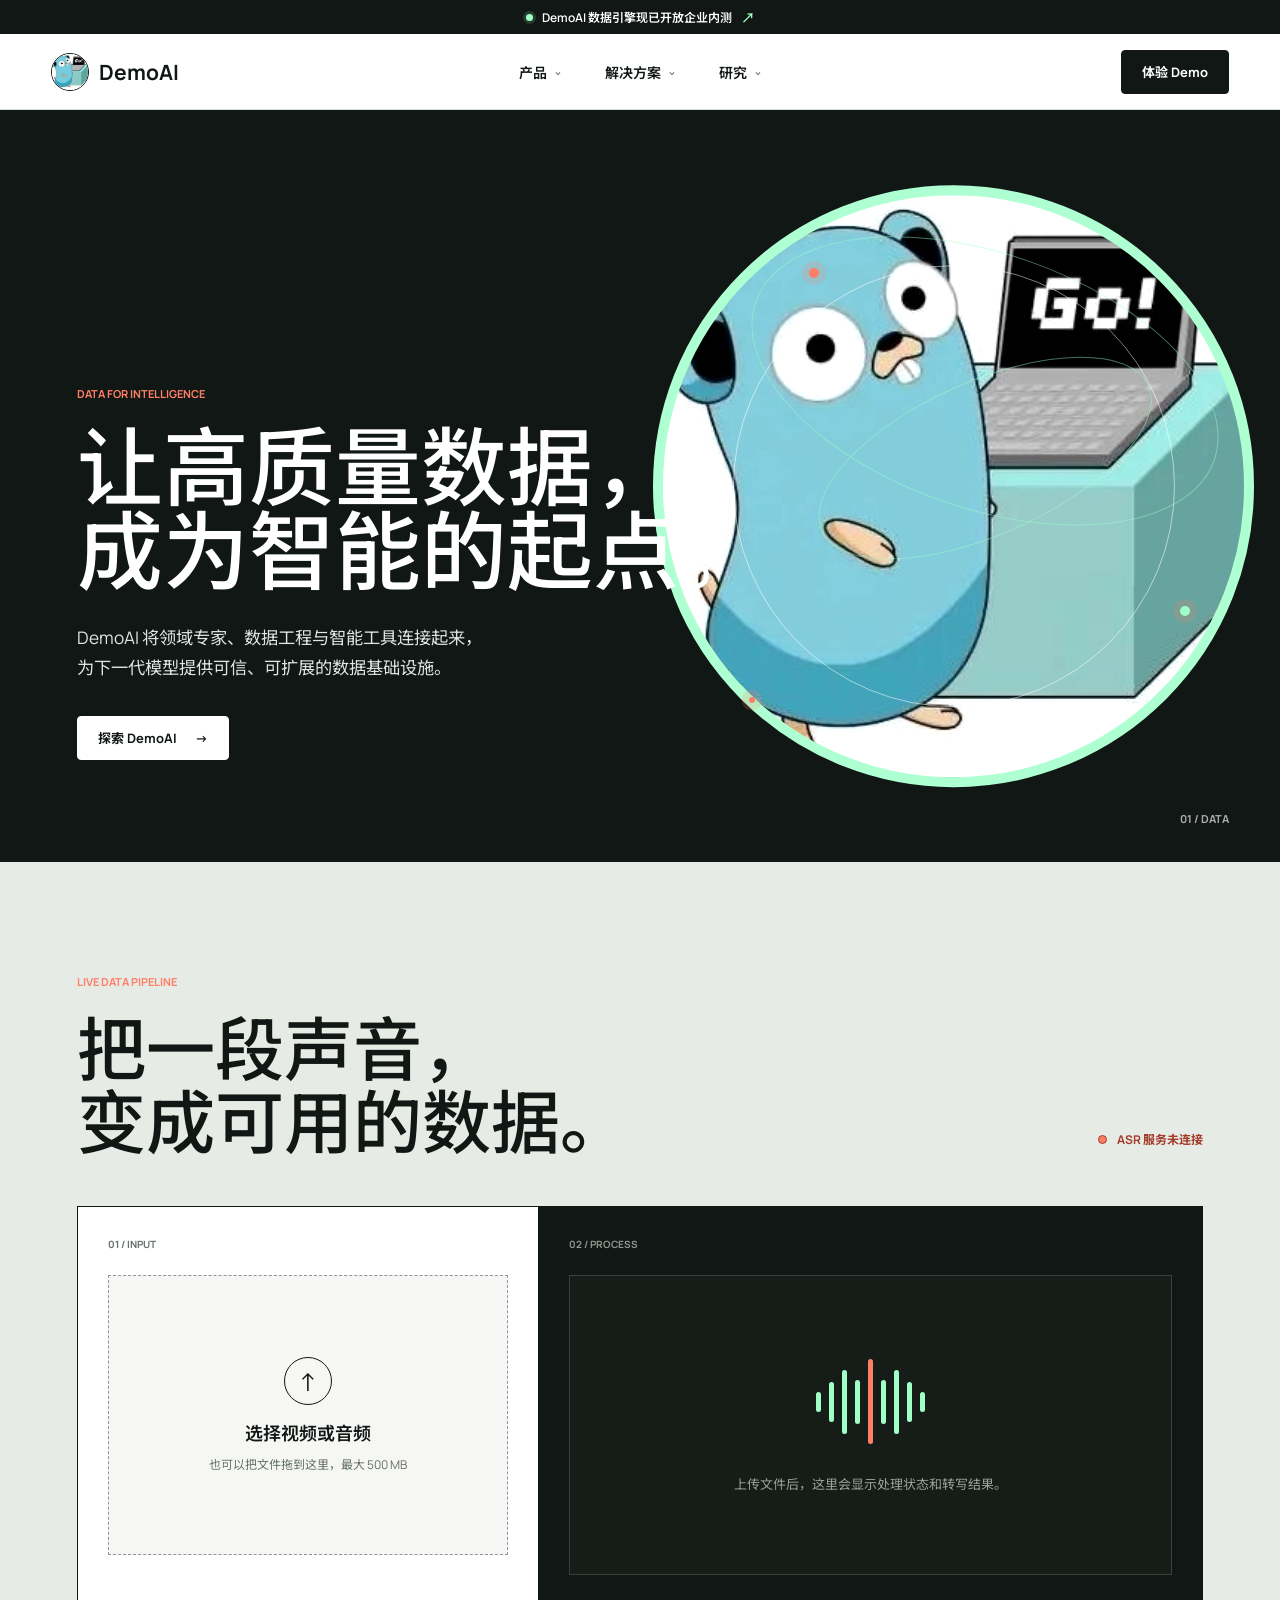
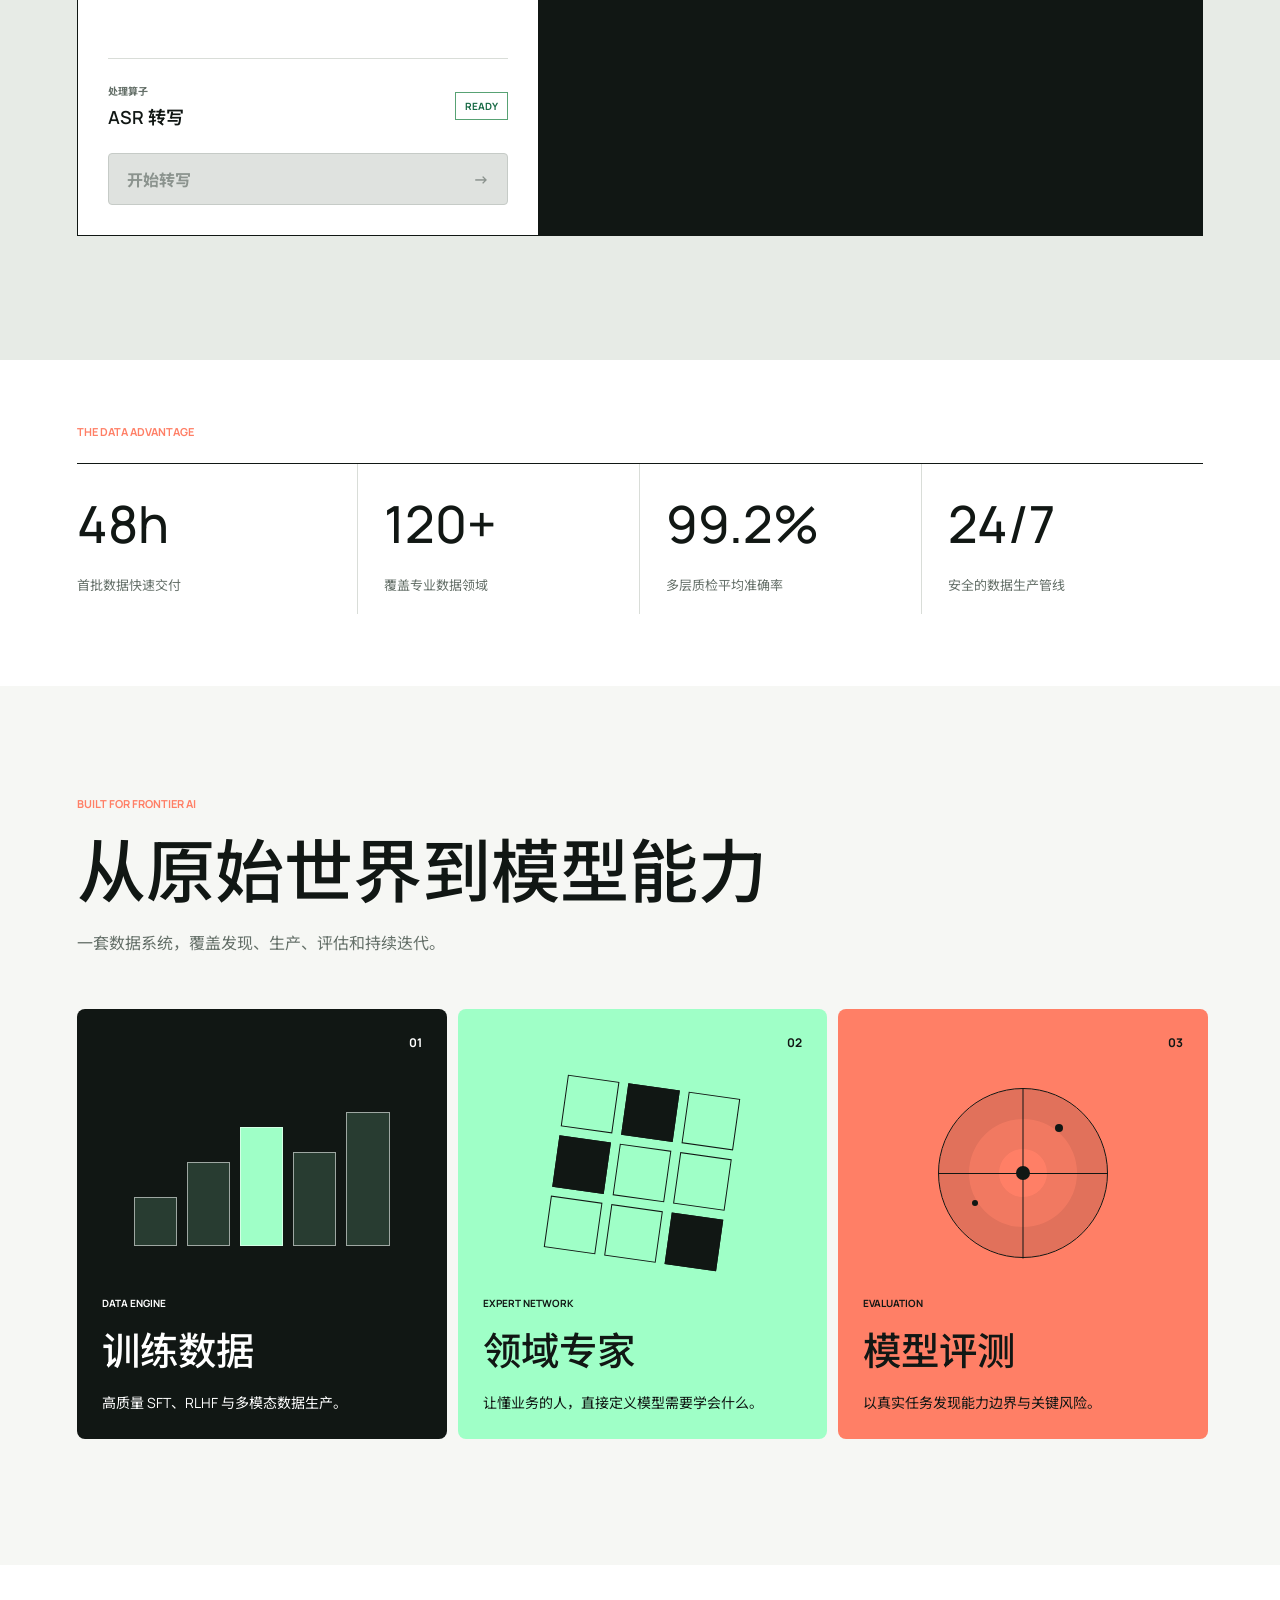
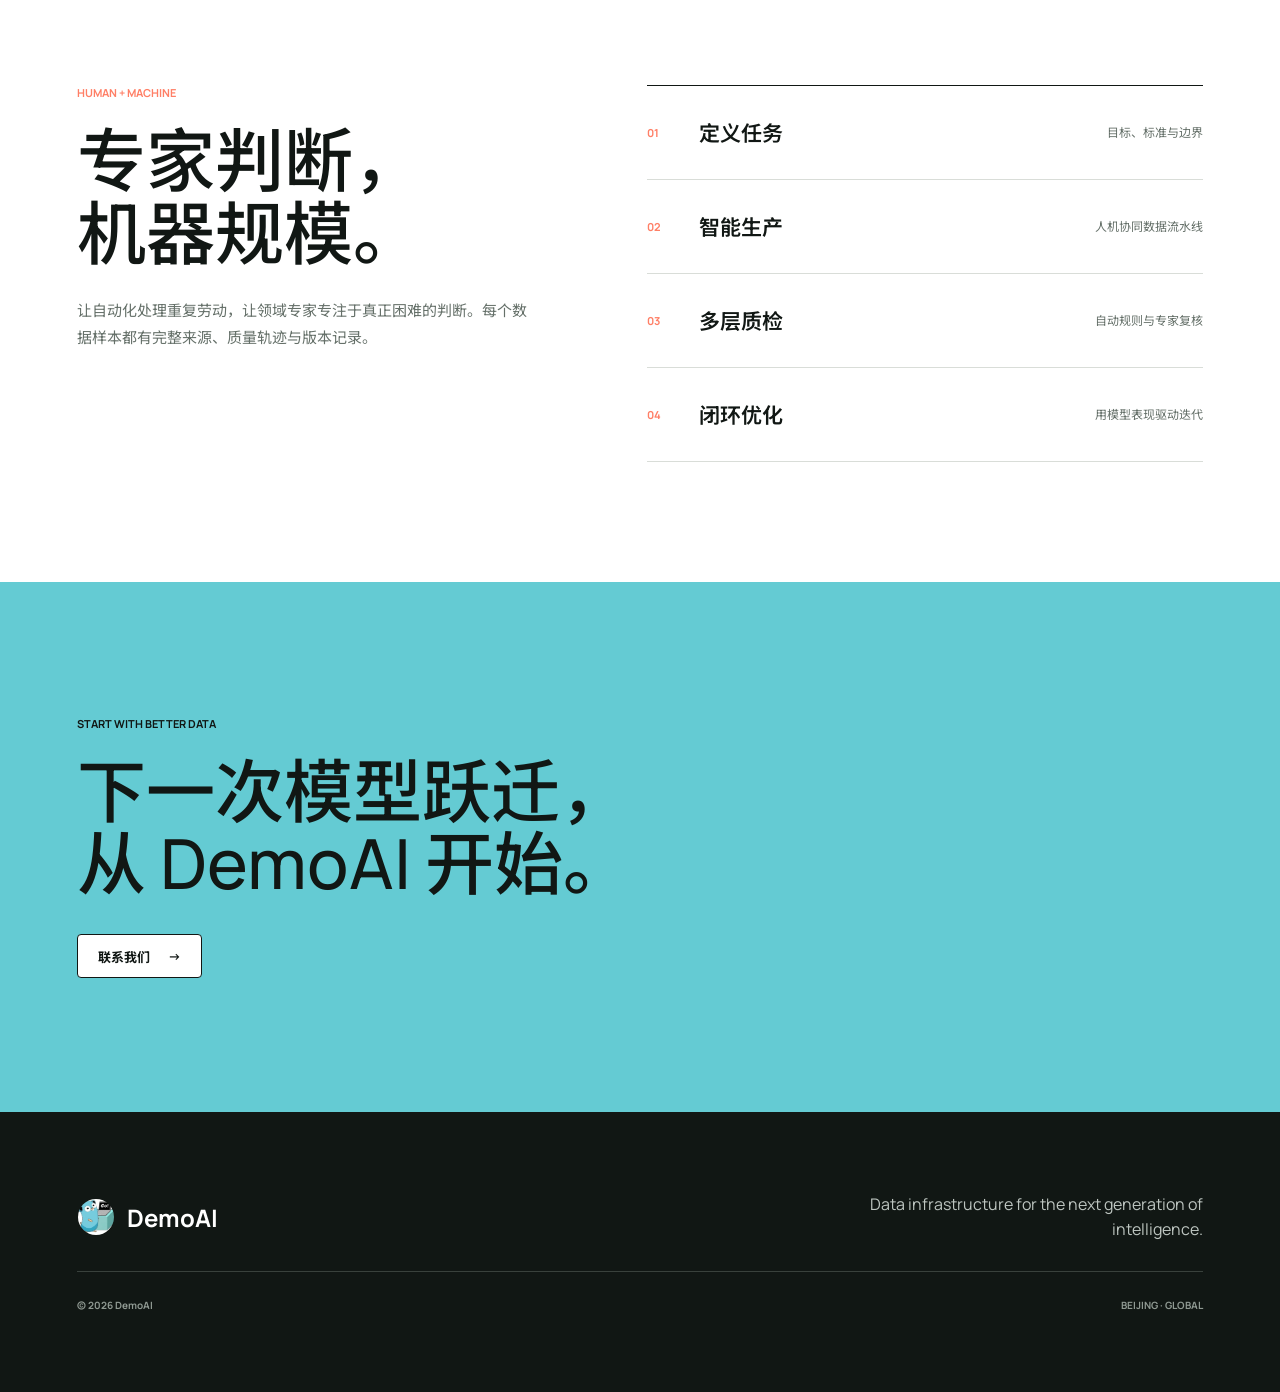
<file: index.html>
<!doctype html>
<html lang="zh-CN">
  <head>
    <meta charset="UTF-8" />
    <meta name="viewport" content="width=device-width, initial-scale=1.0" />
    <meta
      name="description"
      content="DemoAI 为人工智能团队提供高质量、多模态、可追溯的数据服务。"
    />
    <meta name="demoai-api-base" content="http://localhost:8080" />
    <title>DemoAI | Data for intelligence</title>
    <link rel="preconnect" href="https://fonts.googleapis.com" />
    <link rel="preconnect" href="https://fonts.gstatic.com" crossorigin />
    <link
      href="https://fonts.googleapis.com/css2?family=Manrope:wght@400;500;600;700&family=Noto+Sans+SC:wght@400;500;600;700&display=swap"
      rel="stylesheet"
    />
    <link rel="stylesheet" href="styles.css" />
  </head>
  <body>
    <div class="announcement">
      <span class="announcement-dot" aria-hidden="true"></span>
      DemoAI 数据引擎现已开放企业内测
      <span class="announcement-arrow" aria-hidden="true">&#8599;</span>
    </div>

    <header class="site-header" data-header>
      <a class="brand" href="#top" aria-label="DemoAI 首页">
        <img src="assets/demoai-logo.jpeg" alt="DemoAI Logo" />
        <span>DemoAI</span>
      </a>

      <button
        class="menu-toggle"
        type="button"
        aria-label="打开导航菜单"
        aria-expanded="false"
        aria-controls="site-nav"
        data-menu-toggle
      >
        <span></span>
        <span></span>
      </button>

      <nav class="site-nav" id="site-nav" aria-label="主导航" data-nav>
        <div class="nav-group" data-dropdown>
          <button class="nav-trigger" type="button" aria-expanded="false">
            产品 <span aria-hidden="true">&#8964;</span>
          </button>
          <!-- 产品目录由后端 GET /api/v1/catalog/products 提供，这里只负责渲染。 -->
          <div class="dropdown" role="menu" data-product-menu>
            <p class="dropdown-label">PRODUCTS</p>
            <div class="dropdown-list" data-product-list>
              <span class="catalog-loading">正在加载产品...</span>
            </div>
          </div>
        </div>

        <div class="nav-group" data-dropdown>
          <button class="nav-trigger" type="button" aria-expanded="false">
            解决方案 <span aria-hidden="true">&#8964;</span>
          </button>
          <div class="dropdown dropdown-wide" role="menu">
            <p class="dropdown-label">SOLUTIONS</p>
            <button type="button" disabled role="menuitem">
              <strong>大模型训练</strong>
              <span>高质量预训练与后训练数据</span>
            </button>
            <button type="button" disabled role="menuitem">
              <strong>多模态理解</strong>
              <span>图像、视频与空间智能数据</span>
            </button>
            <button type="button" disabled role="menuitem">
              <strong>企业智能</strong>
              <span>私域知识与业务 Agent 数据</span>
            </button>
          </div>
        </div>

        <div class="nav-group" data-dropdown>
          <button class="nav-trigger" type="button" aria-expanded="false">
            研究 <span aria-hidden="true">&#8964;</span>
          </button>
          <div class="dropdown" role="menu">
            <p class="dropdown-label">RESEARCH</p>
            <button type="button" disabled role="menuitem">
              <strong>论文主页</strong>
              <span>即将开放</span>
            </button>
            <button type="button" disabled role="menuitem">
              <strong>技术报告</strong>
              <span>数据工程实践与洞察</span>
            </button>
            <button type="button" disabled role="menuitem">
              <strong>评测基准</strong>
              <span>面向真实场景的开放测评</span>
            </button>
          </div>
        </div>
      </nav>

      <a class="header-cta" href="#playground">体验 Demo</a>
    </header>

    <main id="top">
      <section class="hero" aria-labelledby="hero-title">
        <div class="hero-art" aria-hidden="true">
          <div class="data-orbit orbit-one"></div>
          <div class="data-orbit orbit-two"></div>
          <div class="data-point point-one"></div>
          <div class="data-point point-two"></div>
          <div class="data-point point-three"></div>
        </div>
        <div class="hero-logo" aria-hidden="true"></div>
        <div class="hero-content">
          <p class="eyebrow">DATA FOR INTELLIGENCE</p>
          <h1 id="hero-title">让高质量数据，<br />成为智能的起点。</h1>
          <p class="hero-copy">
            DemoAI 将领域专家、数据工程与智能工具连接起来，<br class="desktop-break" />
            为下一代模型提供可信、可扩展的数据基础设施。
          </p>
          <a class="primary-cta" href="#playground">
            探索 DemoAI <span aria-hidden="true">&#8594;</span>
          </a>
        </div>
        <div class="hero-index" aria-hidden="true">01 / DATA</div>
      </section>

      <section class="playground" id="playground" aria-labelledby="playground-title">
        <div class="playground-heading">
          <div>
            <p class="section-kicker">LIVE DATA PIPELINE</p>
            <h2 id="playground-title">把一段声音，<br />变成可用的数据。</h2>
          </div>
          <div class="service-state" data-service-state>
            <span aria-hidden="true"></span>
            <strong>正在连接 ASR 服务</strong>
          </div>
        </div>

        <div class="playground-shell">
          <form class="asr-input" data-asr-form>
            <div class="panel-index">01 / INPUT</div>
            <label class="upload-zone" data-upload-zone>
              <input
                type="file"
                name="file"
                accept="video/*,audio/*,.mkv,.flac"
                data-file-input
                required
              />
              <span class="upload-symbol" aria-hidden="true">&#8593;</span>
              <strong>选择视频或音频</strong>
              <small>也可以把文件拖到这里，最大 500 MB</small>
            </label>

            <div class="selected-file" data-selected-file hidden>
              <div>
                <span>已选择</span>
                <strong data-file-name></strong>
              </div>
              <button type="button" data-clear-file aria-label="移除文件">&times;</button>
            </div>

            <div class="operator-line">
              <div>
                <span>处理算子</span>
                <strong>ASR 转写</strong>
              </div>
              <span class="operator-status">READY</span>
            </div>

            <button class="run-button" type="submit" data-run-button disabled>
              开始转写 <span aria-hidden="true">&#8594;</span>
            </button>
            <p class="form-error" data-form-error role="alert" hidden></p>
          </form>

          <div class="asr-output" aria-live="polite">
            <div class="panel-index">02 / PROCESS</div>
            <div class="media-preview" data-media-preview>
              <div class="waveform" aria-hidden="true">
                <i></i><i></i><i></i><i></i><i></i><i></i><i></i><i></i><i></i>
              </div>
              <p>上传文件后，这里会显示处理状态和转写结果。</p>
            </div>

            <div class="job-progress" data-job-progress hidden>
              <div class="progress-heading">
                <div>
                  <span data-job-stage>准备任务</span>
                  <strong data-job-progress-value>0%</strong>
                </div>
                <small data-job-id></small>
              </div>
              <div class="progress-track" aria-hidden="true">
                <i data-progress-bar></i>
              </div>
              <ol class="progress-steps">
                <li data-step="upload">上传文件</li>
                <li data-step="queued">进入队列</li>
                <li data-step="transcribing">ASR 转写</li>
                <li data-step="completed">生成结果</li>
              </ol>
            </div>

            <div class="transcript-result" data-transcript-result hidden>
              <div class="result-meta">
                <div><span>语言</span><strong data-result-language>--</strong></div>
                <div><span>时长</span><strong data-result-duration>--</strong></div>
                <div><span>片段</span><strong data-result-segments>--</strong></div>
              </div>
              <div class="transcript-copy">
                <span>TRANSCRIPT</span>
                <p data-result-text></p>
              </div>
              <a class="download-result" href="#" data-download-result download>
                下载完整 JSON <span aria-hidden="true">&#8595;</span>
              </a>
            </div>
          </div>
        </div>
      </section>

      <section class="metrics" aria-label="DemoAI 数据能力">
        <p class="section-kicker">THE DATA ADVANTAGE</p>
        <div class="metric-grid">
          <article>
            <strong>48h</strong>
            <span>首批数据快速交付</span>
          </article>
          <article>
            <strong>120+</strong>
            <span>覆盖专业数据领域</span>
          </article>
          <article>
            <strong>99.2%</strong>
            <span>多层质检平均准确率</span>
          </article>
          <article>
            <strong>24/7</strong>
            <span>安全的数据生产管线</span>
          </article>
        </div>
      </section>

      <section class="capabilities" aria-labelledby="capabilities-title">
        <div class="section-heading">
          <p class="section-kicker">BUILT FOR FRONTIER AI</p>
          <h2 id="capabilities-title">从原始世界到模型能力</h2>
          <p>一套数据系统，覆盖发现、生产、评估和持续迭代。</p>
        </div>
        <div class="capability-grid">
          <article class="capability-card card-dark">
            <div class="card-number">01</div>
            <div class="signal-bars" aria-hidden="true">
              <i></i><i></i><i></i><i></i><i></i>
            </div>
            <div>
              <p>DATA ENGINE</p>
              <h3>训练数据</h3>
              <span>高质量 SFT、RLHF 与多模态数据生产。</span>
            </div>
          </article>
          <article class="capability-card card-mint">
            <div class="card-number">02</div>
            <div class="matrix" aria-hidden="true">
              <i></i><i></i><i></i><i></i><i></i><i></i><i></i><i></i><i></i>
            </div>
            <div>
              <p>EXPERT NETWORK</p>
              <h3>领域专家</h3>
              <span>让懂业务的人，直接定义模型需要学会什么。</span>
            </div>
          </article>
          <article class="capability-card card-coral">
            <div class="card-number">03</div>
            <div class="radar" aria-hidden="true"><i></i></div>
            <div>
              <p>EVALUATION</p>
              <h3>模型评测</h3>
              <span>以真实任务发现能力边界与关键风险。</span>
            </div>
          </article>
        </div>
      </section>

      <section class="workflow" aria-labelledby="workflow-title">
        <div class="workflow-copy">
          <p class="section-kicker">HUMAN + MACHINE</p>
          <h2 id="workflow-title">专家判断，<br />机器规模。</h2>
          <p>
            让自动化处理重复劳动，让领域专家专注于真正困难的判断。每个数据样本都有完整来源、质量轨迹与版本记录。
          </p>
        </div>
        <ol class="workflow-list">
          <li><span>01</span><strong>定义任务</strong><small>目标、标准与边界</small></li>
          <li><span>02</span><strong>智能生产</strong><small>人机协同数据流水线</small></li>
          <li><span>03</span><strong>多层质检</strong><small>自动规则与专家复核</small></li>
          <li><span>04</span><strong>闭环优化</strong><small>用模型表现驱动迭代</small></li>
        </ol>
      </section>

      <section class="cta-band">
        <p class="section-kicker">START WITH BETTER DATA</p>
        <h2>下一次模型跃迁，<br />从 DemoAI 开始。</h2>
        <button class="primary-cta light" type="button">
          联系我们 <span aria-hidden="true">&#8594;</span>
        </button>
      </section>
    </main>

    <footer class="site-footer">
      <div class="footer-brand">
        <img src="assets/demoai-logo.jpeg" alt="" />
        <strong>DemoAI</strong>
      </div>
      <p>Data infrastructure for the next generation of intelligence.</p>
      <div class="footer-meta">
        <span>&copy; 2026 DemoAI</span>
        <span>BEIJING &middot; GLOBAL</span>
      </div>
    </footer>

    <script src="script.js"></script>
  </body>
</html>
</file>
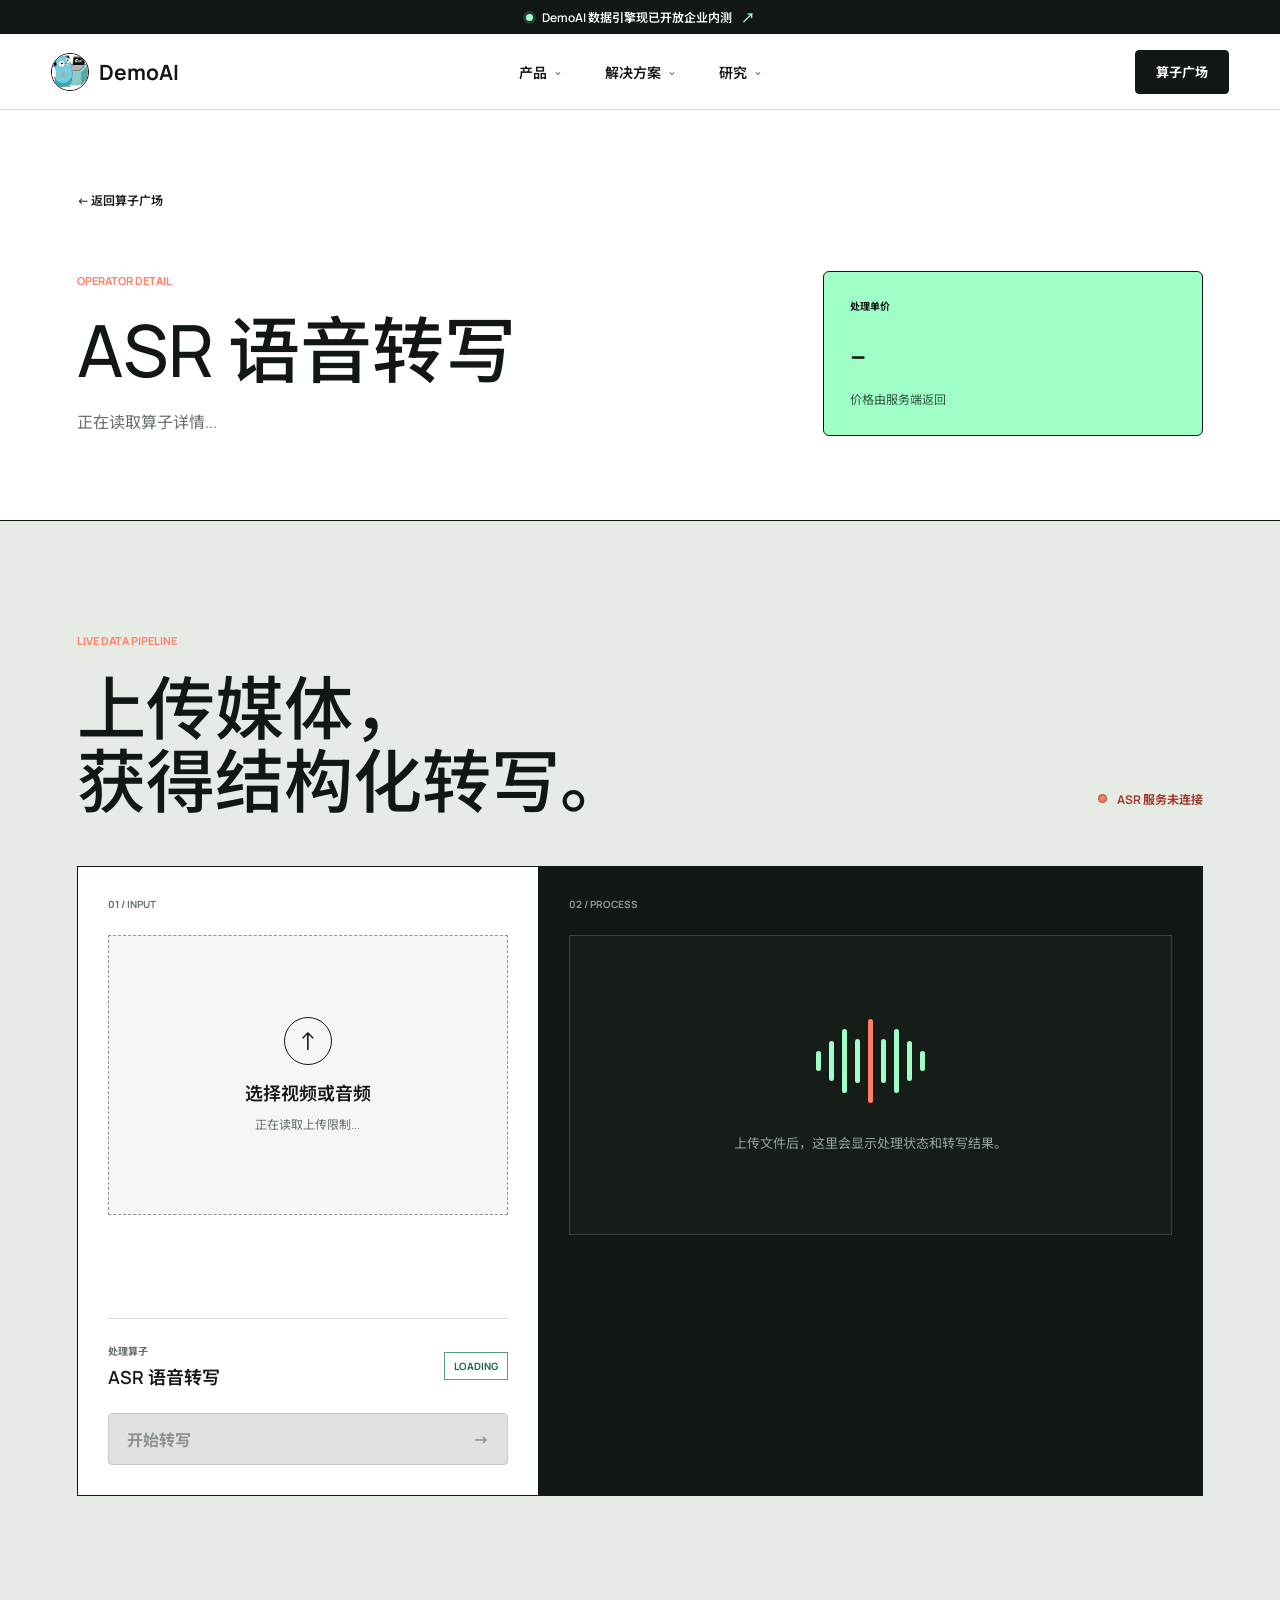
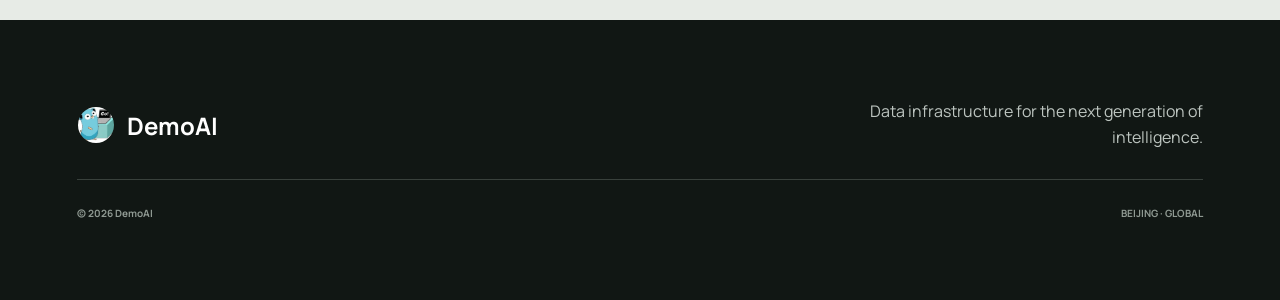
<file: asr.html>
<!doctype html>
<html lang="zh-CN">
  <head>
    <meta charset="UTF-8" />
    <meta name="viewport" content="width=device-width, initial-scale=1.0" />
    <meta name="description" content="DemoAI ASR 算子，将视频或音频转写为结构化文本。" />
    <meta name="demoai-api-base" content="http://localhost:8080" />
    <title>ASR 语音转写 | DemoAI</title>
    <link rel="preconnect" href="https://fonts.googleapis.com" />
    <link rel="preconnect" href="https://fonts.gstatic.com" crossorigin />
    <link
      href="https://fonts.googleapis.com/css2?family=Manrope:wght@400;500;600;700&family=Noto+Sans+SC:wght@400;500;600;700&display=swap"
      rel="stylesheet"
    />
    <link rel="stylesheet" href="styles.css" />
  </head>
  <body>
    <div class="announcement">
      <span class="announcement-dot" aria-hidden="true"></span>
      DemoAI 数据引擎现已开放企业内测
      <span class="announcement-arrow" aria-hidden="true">&#8599;</span>
    </div>

    <header class="site-header" data-header>
      <a class="brand" href="index.html" aria-label="DemoAI 首页">
        <img src="assets/demoai-logo.jpeg" alt="DemoAI Logo" />
        <span>DemoAI</span>
      </a>
      <button
        class="menu-toggle"
        type="button"
        aria-label="打开导航菜单"
        aria-expanded="false"
        aria-controls="site-nav"
        data-menu-toggle
      ><span></span><span></span></button>
      <nav class="site-nav" id="site-nav" aria-label="主导航" data-nav>
        <div class="nav-group" data-dropdown>
          <button class="nav-trigger" type="button" aria-expanded="false">
            产品 <span aria-hidden="true">&#8964;</span>
          </button>
          <div class="dropdown" role="menu" data-product-menu>
            <p class="dropdown-label">PRODUCTS</p>
            <div class="dropdown-list" data-product-list>
              <span class="catalog-loading">正在加载产品...</span>
            </div>
          </div>
        </div>
        <div class="nav-group" data-dropdown>
          <button class="nav-trigger" type="button" aria-expanded="false">
            解决方案 <span aria-hidden="true">&#8964;</span>
          </button>
          <div class="dropdown dropdown-wide" role="menu">
            <p class="dropdown-label">SOLUTIONS</p>
            <button type="button" disabled role="menuitem"><strong>大模型训练</strong><span>高质量预训练与后训练数据</span></button>
            <button type="button" disabled role="menuitem"><strong>多模态理解</strong><span>图像、视频与空间智能数据</span></button>
            <button type="button" disabled role="menuitem"><strong>企业智能</strong><span>私域知识与业务 Agent 数据</span></button>
          </div>
        </div>
        <div class="nav-group" data-dropdown>
          <button class="nav-trigger" type="button" aria-expanded="false">
            研究 <span aria-hidden="true">&#8964;</span>
          </button>
          <div class="dropdown" role="menu">
            <p class="dropdown-label">RESEARCH</p>
            <button type="button" disabled role="menuitem"><strong>论文主页</strong><span>即将开放</span></button>
            <button type="button" disabled role="menuitem"><strong>技术报告</strong><span>数据工程实践与洞察</span></button>
            <button type="button" disabled role="menuitem"><strong>评测基准</strong><span>面向真实场景的开放测评</span></button>
          </div>
        </div>
      </nav>
      <a class="header-cta" href="operators.html">算子广场</a>
    </header>

    <main>
      <section class="operator-overview" aria-labelledby="operator-title">
        <div class="operator-overview-copy">
          <a class="back-link" href="operators.html">&#8592; 返回算子广场</a>
          <p class="section-kicker" data-operator-category>OPERATOR DETAIL</p>
          <h1 id="operator-title" data-operator-name>ASR 语音转写</h1>
          <p data-operator-description>正在读取算子详情...</p>
        </div>
        <aside class="pricing-panel" aria-label="算子价格">
          <span>处理单价</span>
          <strong data-pricing-display>--</strong>
          <p data-pricing-note>价格由服务端返回</p>
        </aside>
      </section>

      <section class="playground operator-playground" id="playground" aria-labelledby="playground-title">
        <div class="playground-heading">
          <div>
            <p class="section-kicker">LIVE DATA PIPELINE</p>
            <h2 id="playground-title">上传媒体，<br />获得结构化转写。</h2>
          </div>
          <div class="service-state" data-service-state>
            <span aria-hidden="true"></span><strong>正在连接 ASR 服务</strong>
          </div>
        </div>

        <div class="playground-shell">
          <form class="asr-input" data-asr-form data-operator-id="asr">
            <div class="panel-index">01 / INPUT</div>
            <label class="upload-zone" data-upload-zone>
              <input type="file" name="file" data-file-input required />
              <span class="upload-symbol" aria-hidden="true">&#8593;</span>
              <strong>选择视频或音频</strong>
              <small data-upload-limit>正在读取上传限制...</small>
            </label>
            <div class="selected-file" data-selected-file hidden>
              <div><span>已选择</span><strong data-file-name></strong></div>
              <button type="button" data-clear-file aria-label="移除文件">&times;</button>
            </div>
            <div class="operator-line">
              <div><span>处理算子</span><strong data-form-operator-name>ASR 语音转写</strong></div>
              <span class="operator-status" data-operator-status>LOADING</span>
            </div>
            <button class="run-button" type="submit" data-run-button disabled>
              开始转写 <span aria-hidden="true">&#8594;</span>
            </button>
            <p class="form-error" data-form-error role="alert" hidden></p>
          </form>

          <div class="asr-output" aria-live="polite">
            <div class="panel-index">02 / PROCESS</div>
            <div class="media-preview" data-media-preview>
              <div class="waveform" aria-hidden="true"><i></i><i></i><i></i><i></i><i></i><i></i><i></i><i></i><i></i></div>
              <p>上传文件后，这里会显示处理状态和转写结果。</p>
            </div>
            <div class="job-progress" data-job-progress hidden>
              <div class="progress-heading">
                <div><span data-job-stage>准备任务</span><strong data-job-progress-value>0%</strong></div>
                <small data-job-id></small>
              </div>
              <div class="progress-track" aria-hidden="true"><i data-progress-bar></i></div>
              <ol class="progress-steps">
                <li data-step="upload">上传文件</li><li data-step="queued">进入队列</li>
                <li data-step="transcribing">ASR 转写</li><li data-step="completed">生成结果</li>
              </ol>
            </div>
            <div class="transcript-result" data-transcript-result hidden>
              <div class="result-meta">
                <div><span>语言</span><strong data-result-language>--</strong></div>
                <div><span>时长</span><strong data-result-duration>--</strong></div>
                <div><span>片段</span><strong data-result-segments>--</strong></div>
              </div>
              <div class="transcript-copy"><span>TRANSCRIPT</span><p data-result-text></p></div>
              <a class="download-result" href="#" data-download-result download>下载完整 JSON <span aria-hidden="true">&#8595;</span></a>
            </div>
          </div>
        </div>
      </section>
    </main>

    <footer class="site-footer">
      <div class="footer-brand"><img src="assets/demoai-logo.jpeg" alt="" /><strong>DemoAI</strong></div>
      <p>Data infrastructure for the next generation of intelligence.</p>
      <div class="footer-meta"><span>&copy; 2026 DemoAI</span><span>BEIJING &middot; GLOBAL</span></div>
    </footer>
    <script src="script.js"></script>
  </body>
</html>
</file>
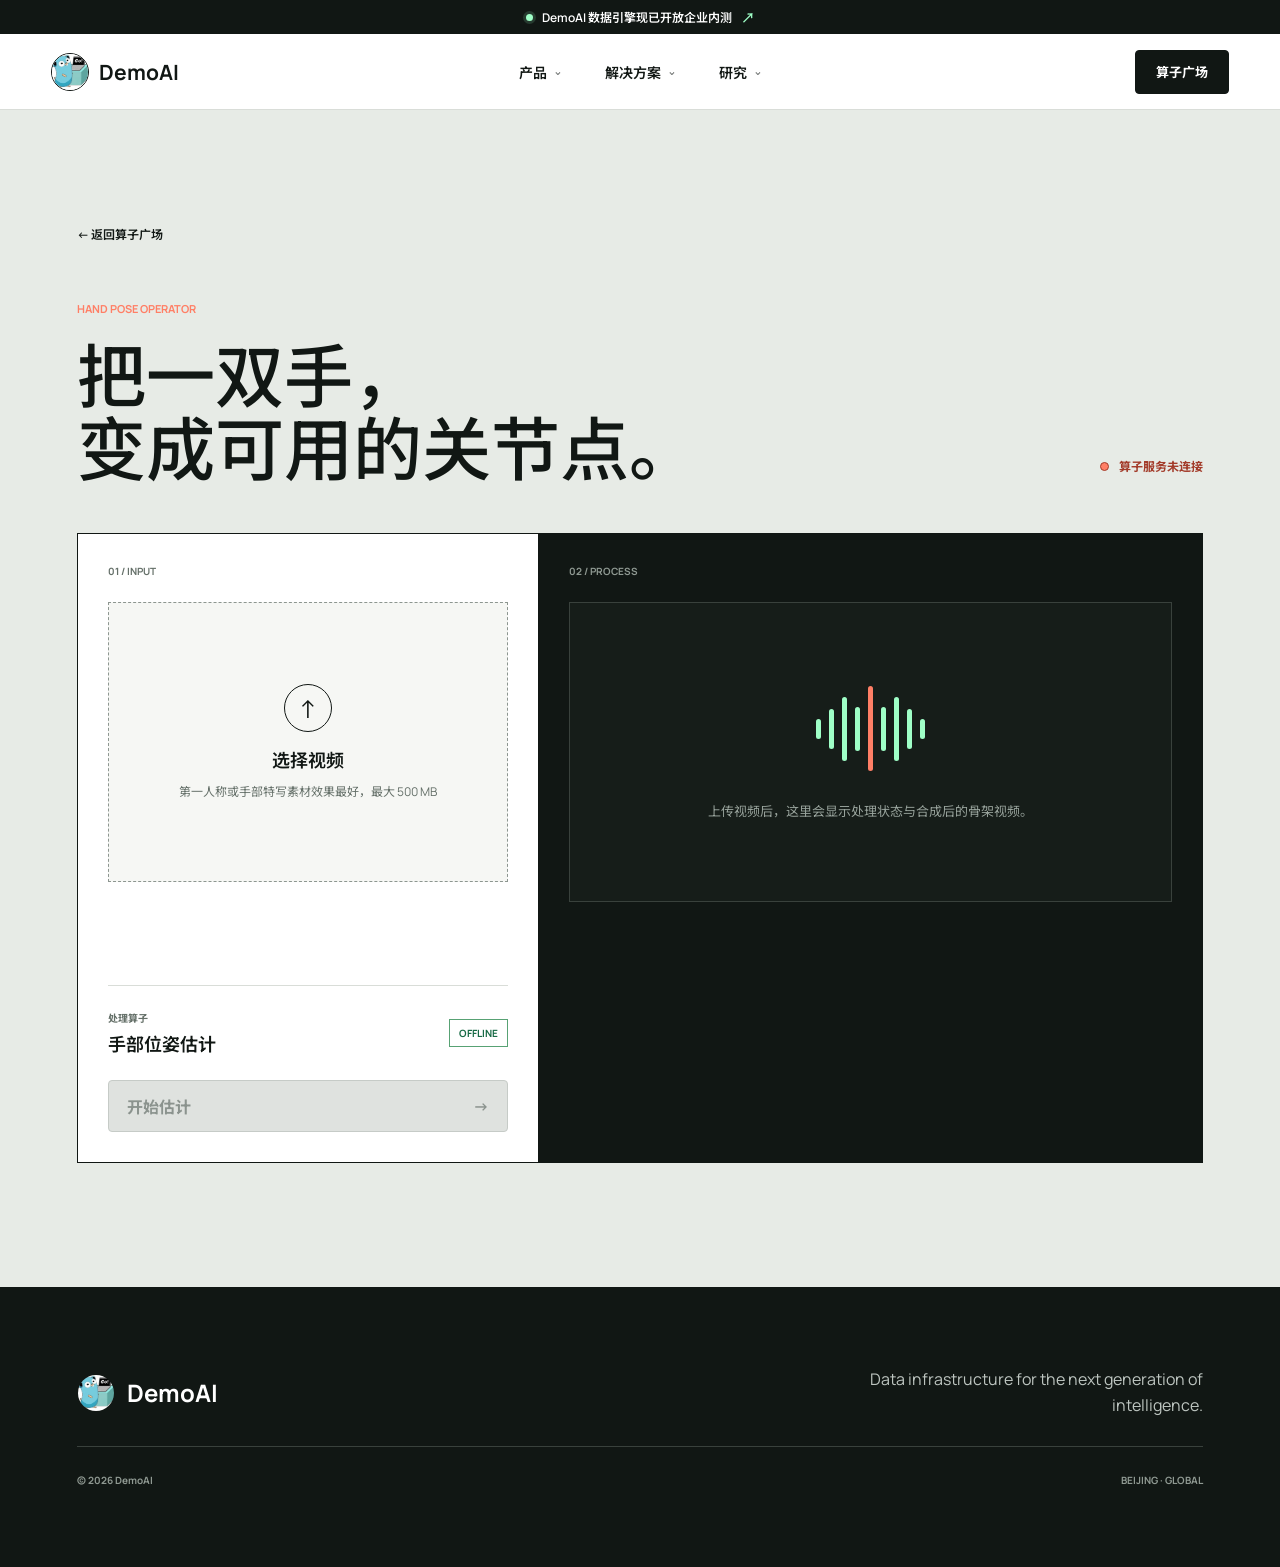
<file: handpose.html>
<!doctype html>
<html lang="zh-CN">
  <head>
    <meta charset="UTF-8" />
    <meta name="viewport" content="width=device-width, initial-scale=1.0" />
    <meta
      name="description"
      content="DemoAI 手部位姿估计算子，跟踪视频中的双手并合成 21 关节骨架视频。"
    />
    <meta name="demoai-api-base" content="http://localhost:8080" />
    <title>手部位姿估计 | DemoAI</title>
    <link rel="preconnect" href="https://fonts.googleapis.com" />
    <link rel="preconnect" href="https://fonts.gstatic.com" crossorigin />
    <link
      href="https://fonts.googleapis.com/css2?family=Manrope:wght@400;500;600;700&family=Noto+Sans+SC:wght@400;500;600;700&display=swap"
      rel="stylesheet"
    />
    <link rel="stylesheet" href="styles.css" />
  </head>
  <body>
    <div class="announcement">
      <span class="announcement-dot" aria-hidden="true"></span>
      DemoAI 数据引擎现已开放企业内测
      <span class="announcement-arrow" aria-hidden="true">&#8599;</span>
    </div>

    <header class="site-header" data-header>
      <a class="brand" href="index.html" aria-label="DemoAI 首页">
        <img src="assets/demoai-logo.jpeg" alt="DemoAI Logo" />
        <span>DemoAI</span>
      </a>

      <button
        class="menu-toggle"
        type="button"
        aria-label="打开导航菜单"
        aria-expanded="false"
        aria-controls="site-nav"
        data-menu-toggle
      >
        <span></span>
        <span></span>
      </button>

      <nav class="site-nav" id="site-nav" aria-label="主导航" data-nav>
        <div class="nav-group" data-dropdown>
          <button class="nav-trigger" type="button" aria-expanded="false">
            产品 <span aria-hidden="true">&#8964;</span>
          </button>
          <!-- 与首页一致：产品目录由后端返回，前端只渲染。 -->
          <div class="dropdown" role="menu" data-product-menu>
            <p class="dropdown-label">PRODUCTS</p>
            <div class="dropdown-list" data-product-list>
              <span class="catalog-loading">正在加载产品...</span>
            </div>
          </div>
        </div>

        <div class="nav-group" data-dropdown>
          <button class="nav-trigger" type="button" aria-expanded="false">
            解决方案 <span aria-hidden="true">&#8964;</span>
          </button>
          <div class="dropdown dropdown-wide" role="menu">
            <p class="dropdown-label">SOLUTIONS</p>
            <button type="button" disabled role="menuitem">
              <strong>大模型训练</strong>
              <span>高质量预训练与后训练数据</span>
            </button>
            <button type="button" disabled role="menuitem">
              <strong>多模态理解</strong>
              <span>图像、视频与空间智能数据</span>
            </button>
            <button type="button" disabled role="menuitem">
              <strong>企业智能</strong>
              <span>私域知识与业务 Agent 数据</span>
            </button>
          </div>
        </div>

        <div class="nav-group" data-dropdown>
          <button class="nav-trigger" type="button" aria-expanded="false">
            研究 <span aria-hidden="true">&#8964;</span>
          </button>
          <div class="dropdown" role="menu">
            <p class="dropdown-label">RESEARCH</p>
            <button type="button" disabled role="menuitem">
              <strong>论文主页</strong>
              <span>即将开放</span>
            </button>
            <button type="button" disabled role="menuitem">
              <strong>技术报告</strong>
              <span>数据工程实践与洞察</span>
            </button>
            <button type="button" disabled role="menuitem">
              <strong>评测基准</strong>
              <span>面向真实场景的开放测评</span>
            </button>
          </div>
        </div>
      </nav>

      <a class="header-cta" href="operators.html">算子广场</a>
    </header>

    <main class="catalog-main">
      <section class="playground" aria-labelledby="handpose-title">
        <div class="playground-heading">
          <div>
            <a class="back-link" href="operators.html">&#8592; 返回算子广场</a>
            <p class="section-kicker">HAND POSE OPERATOR</p>
            <h2 id="handpose-title">把一双手，<br />变成可用的关节点。</h2>
          </div>
          <div class="service-state" data-service-state>
            <span aria-hidden="true"></span>
            <strong>正在连接算子服务</strong>
          </div>
        </div>

        <div class="playground-shell">
          <form class="asr-input" data-handpose-form>
            <div class="panel-index">01 / INPUT</div>
            <label class="upload-zone" data-upload-zone>
              <input
                type="file"
                name="file"
                accept="video/*,.mkv,.mov,.mp4,.webm"
                data-file-input
                required
              />
              <span class="upload-symbol" aria-hidden="true">&#8593;</span>
              <strong>选择视频</strong>
              <small>第一人称或手部特写素材效果最好，最大 500 MB</small>
            </label>

            <div class="selected-file" data-selected-file hidden>
              <div>
                <span>已选择</span>
                <strong data-file-name></strong>
              </div>
              <button type="button" data-clear-file aria-label="移除文件">&times;</button>
            </div>

            <div class="operator-line">
              <div>
                <span>处理算子</span>
                <strong>手部位姿估计</strong>
              </div>
              <span class="operator-status" data-operator-status>READY</span>
            </div>

            <button class="run-button" type="submit" data-run-button disabled>
              开始估计 <span aria-hidden="true">&#8594;</span>
            </button>
            <p class="form-error" data-form-error role="alert" hidden></p>
          </form>

          <div class="asr-output" aria-live="polite">
            <div class="panel-index">02 / PROCESS</div>
            <div class="media-preview" data-media-preview>
              <div class="waveform" aria-hidden="true">
                <i></i><i></i><i></i><i></i><i></i><i></i><i></i><i></i><i></i>
              </div>
              <p>上传视频后，这里会显示处理状态与合成后的骨架视频。</p>
            </div>

            <div class="job-progress" data-job-progress hidden>
              <div class="progress-heading">
                <div>
                  <span data-job-stage>准备任务</span>
                  <strong data-job-progress-value>0%</strong>
                </div>
                <small data-job-id></small>
              </div>
              <div class="progress-track" aria-hidden="true">
                <i data-progress-bar></i>
              </div>
              <ol class="progress-steps">
                <li data-step="upload">上传视频</li>
                <li data-step="queued">进入队列</li>
                <li data-step="estimating_hands">位姿估计</li>
                <li data-step="completed">合成视频</li>
              </ol>
            </div>

            <div class="transcript-result" data-handpose-result hidden>
              <div class="result-meta">
                <div><span>处理帧数</span><strong data-result-frames>--</strong></div>
                <div><span>检测到左手</span><strong data-result-left>--</strong></div>
                <div><span>检测到右手</span><strong data-result-right>--</strong></div>
              </div>
              <div class="handpose-video">
                <span>RENDERED VIDEO</span>
                <video data-result-video controls playsinline preload="metadata"></video>
              </div>
              <div class="result-actions">
                <a class="download-result" href="#" data-download-video download>
                  下载骨架视频 <span aria-hidden="true">&#8595;</span>
                </a>
                <a class="download-result" href="#" data-download-keypoints download>
                  下载关键点 JSON <span aria-hidden="true">&#8595;</span>
                </a>
              </div>
            </div>
          </div>
        </div>
      </section>
    </main>

    <footer class="site-footer">
      <div class="footer-brand">
        <img src="assets/demoai-logo.jpeg" alt="" />
        <strong>DemoAI</strong>
      </div>
      <p>Data infrastructure for the next generation of intelligence.</p>
      <div class="footer-meta">
        <span>&copy; 2026 DemoAI</span>
        <span>BEIJING &middot; GLOBAL</span>
      </div>
    </footer>

    <script src="script.js"></script>
  </body>
</html>
</file>
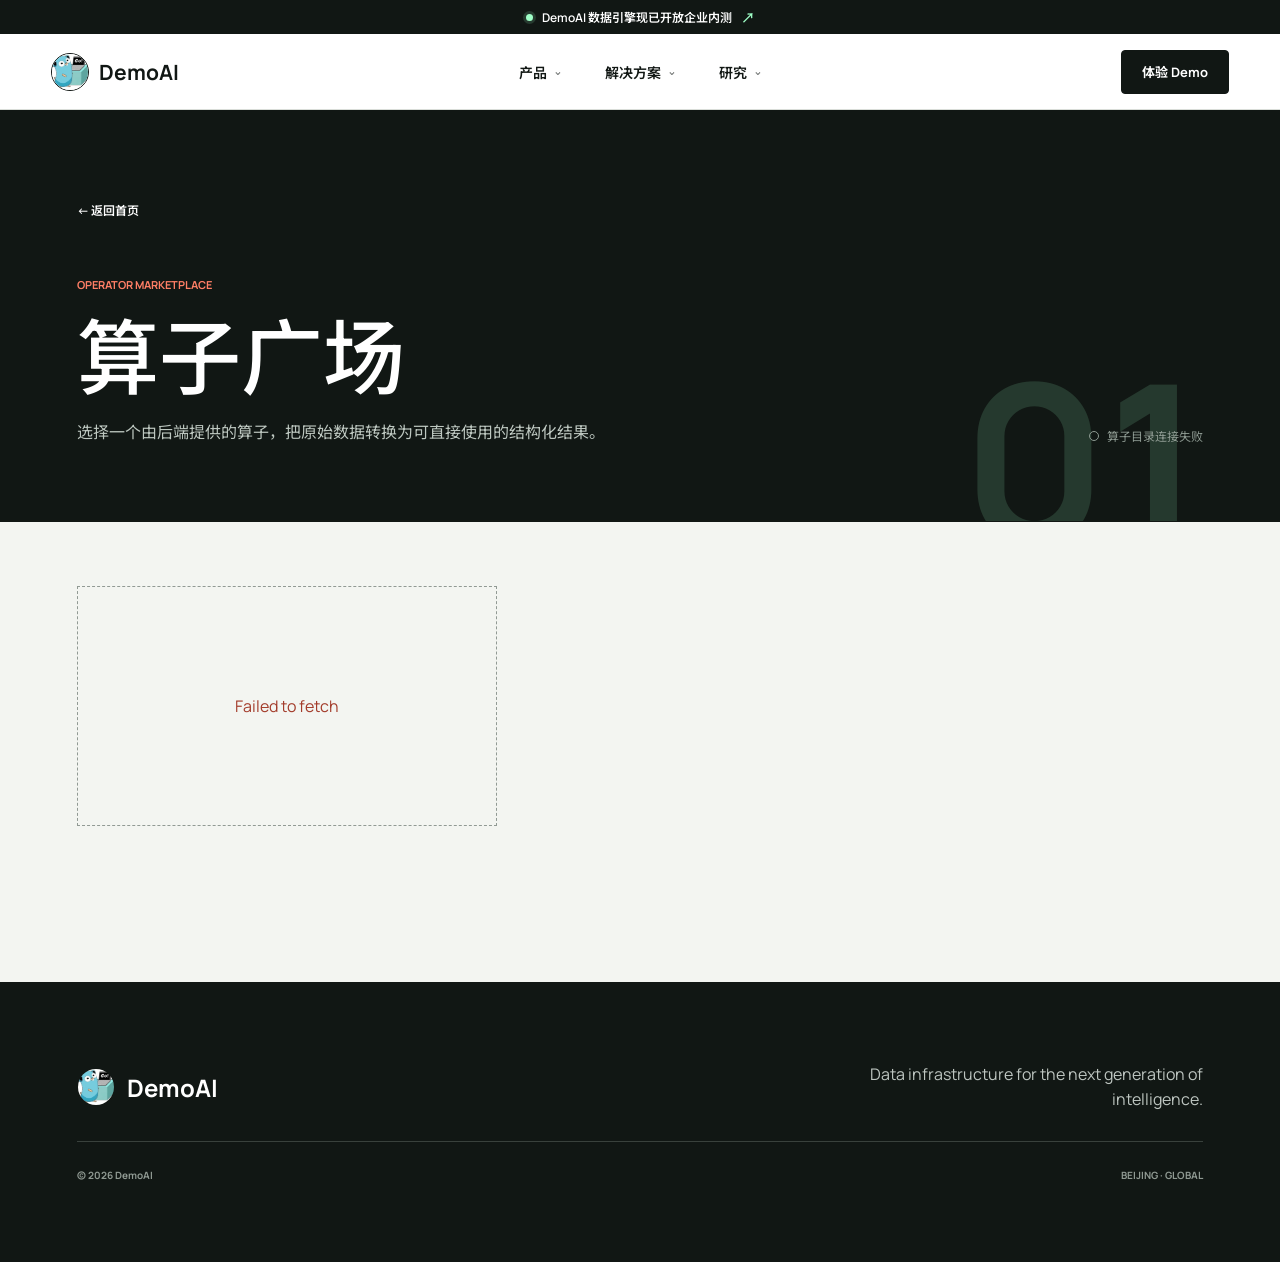
<file: operators.html>
<!doctype html>
<html lang="zh-CN">
  <head>
    <meta charset="UTF-8" />
    <meta name="viewport" content="width=device-width, initial-scale=1.0" />
    <meta name="description" content="DemoAI 算子广场，浏览并运行由后端提供的数据处理算子。" />
    <meta name="demoai-api-base" content="http://localhost:8080" />
    <title>算子广场 | DemoAI</title>
    <link rel="preconnect" href="https://fonts.googleapis.com" />
    <link rel="preconnect" href="https://fonts.gstatic.com" crossorigin />
    <link
      href="https://fonts.googleapis.com/css2?family=Manrope:wght@400;500;600;700&family=Noto+Sans+SC:wght@400;500;600;700&display=swap"
      rel="stylesheet"
    />
    <link rel="stylesheet" href="styles.css" />
  </head>
  <body>
    <div class="announcement">
      <span class="announcement-dot" aria-hidden="true"></span>
      DemoAI 数据引擎现已开放企业内测
      <span class="announcement-arrow" aria-hidden="true">&#8599;</span>
    </div>

    <header class="site-header" data-header>
      <a class="brand" href="index.html" aria-label="DemoAI 首页">
        <img src="assets/demoai-logo.jpeg" alt="DemoAI Logo" />
        <span>DemoAI</span>
      </a>

      <button
        class="menu-toggle"
        type="button"
        aria-label="打开导航菜单"
        aria-expanded="false"
        aria-controls="site-nav"
        data-menu-toggle
      >
        <span></span>
        <span></span>
      </button>

      <nav class="site-nav" id="site-nav" aria-label="主导航" data-nav>
        <div class="nav-group" data-dropdown>
          <button class="nav-trigger" type="button" aria-expanded="false">
            产品 <span aria-hidden="true">&#8964;</span>
          </button>
          <!-- 与首页一致：产品目录由后端返回，前端只渲染。 -->
          <div class="dropdown" role="menu" data-product-menu>
            <p class="dropdown-label">PRODUCTS</p>
            <div class="dropdown-list" data-product-list>
              <span class="catalog-loading">正在加载产品...</span>
            </div>
          </div>
        </div>

        <div class="nav-group" data-dropdown>
          <button class="nav-trigger" type="button" aria-expanded="false">
            解决方案 <span aria-hidden="true">&#8964;</span>
          </button>
          <div class="dropdown dropdown-wide" role="menu">
            <p class="dropdown-label">SOLUTIONS</p>
            <button type="button" disabled role="menuitem">
              <strong>大模型训练</strong>
              <span>高质量预训练与后训练数据</span>
            </button>
            <button type="button" disabled role="menuitem">
              <strong>多模态理解</strong>
              <span>图像、视频与空间智能数据</span>
            </button>
            <button type="button" disabled role="menuitem">
              <strong>企业智能</strong>
              <span>私域知识与业务 Agent 数据</span>
            </button>
          </div>
        </div>

        <div class="nav-group" data-dropdown>
          <button class="nav-trigger" type="button" aria-expanded="false">
            研究 <span aria-hidden="true">&#8964;</span>
          </button>
          <div class="dropdown" role="menu">
            <p class="dropdown-label">RESEARCH</p>
            <button type="button" disabled role="menuitem">
              <strong>论文主页</strong>
              <span>即将开放</span>
            </button>
            <button type="button" disabled role="menuitem">
              <strong>技术报告</strong>
              <span>数据工程实践与洞察</span>
            </button>
            <button type="button" disabled role="menuitem">
              <strong>评测基准</strong>
              <span>面向真实场景的开放测评</span>
            </button>
          </div>
        </div>
      </nav>

      <a class="header-cta" href="index.html#playground">体验 Demo</a>
    </header>

    <main class="catalog-main">
      <section class="catalog-hero" aria-labelledby="catalog-title">
        <a class="back-link" href="index.html">&#8592; 返回首页</a>
        <p class="section-kicker">OPERATOR MARKETPLACE</p>
        <h1 id="catalog-title">算子广场</h1>
        <p>选择一个由后端提供的算子，把原始数据转换为可直接使用的结构化结果。</p>
        <div class="catalog-state" data-catalog-state>正在读取算子目录</div>
      </section>

      <section class="operator-catalog" aria-label="可用算子">
        <div class="operator-grid" data-operator-grid>
          <div class="catalog-empty">正在加载算子...</div>
        </div>
      </section>
    </main>

    <footer class="site-footer">
      <div class="footer-brand">
        <img src="assets/demoai-logo.jpeg" alt="" />
        <strong>DemoAI</strong>
      </div>
      <p>Data infrastructure for the next generation of intelligence.</p>
      <div class="footer-meta">
        <span>&copy; 2026 DemoAI</span>
        <span>BEIJING &middot; GLOBAL</span>
      </div>
    </footer>

    <script src="script.js"></script>
  </body>
</html>
</file>
<file: styles.css>
:root {
  color-scheme: light;
  --ink: #111714;
  --paper: #f6f7f4;
  --white: #ffffff;
  --mint: #9fffc7;
  --aqua: #64cbd3;
  --coral: #ff7f66;
  --line: #d9ddd8;
  --muted: #657069;
  --header-height: 76px;
  --announcement-height: 34px;
  font-family: "Manrope", "Noto Sans SC", sans-serif;
  font-synthesis: none;
  text-rendering: optimizeLegibility;
}

* {
  box-sizing: border-box;
}

html {
  scroll-behavior: smooth;
}

body {
  margin: 0;
  background: var(--paper);
  color: var(--ink);
}

button,
a {
  font: inherit;
}

button {
  color: inherit;
}

.announcement {
  min-height: var(--announcement-height);
  display: flex;
  align-items: center;
  justify-content: center;
  gap: 9px;
  padding: 7px 20px;
  background: var(--ink);
  color: var(--white);
  font-size: 12px;
  font-weight: 600;
}

.announcement-dot {
  width: 7px;
  height: 7px;
  border-radius: 50%;
  background: var(--mint);
  box-shadow: 0 0 0 3px rgb(159 255 199 / 15%);
}

.announcement-arrow {
  color: var(--mint);
  font-size: 14px;
}

.site-header {
  position: relative;
  z-index: 30;
  height: var(--header-height);
  display: grid;
  grid-template-columns: minmax(170px, 1fr) auto minmax(170px, 1fr);
  align-items: center;
  padding: 0 clamp(20px, 4vw, 64px);
  background: var(--white);
  border-bottom: 1px solid var(--line);
}

.brand {
  width: max-content;
  display: inline-flex;
  align-items: center;
  gap: 10px;
  color: var(--ink);
  text-decoration: none;
  font-size: 21px;
  font-weight: 700;
}

.brand img,
.footer-brand img {
  width: 38px;
  height: 38px;
  object-fit: cover;
  border: 1px solid var(--ink);
  border-radius: 50%;
}

.site-nav {
  display: flex;
  align-items: stretch;
  height: 100%;
}

.nav-group {
  position: relative;
  display: flex;
  align-items: center;
}

.nav-trigger {
  height: 100%;
  display: inline-flex;
  align-items: center;
  gap: 7px;
  padding: 0 22px;
  border: 0;
  background: transparent;
  font-size: 14px;
  font-weight: 600;
  cursor: pointer;
}

.nav-trigger span {
  display: inline-block;
  font-size: 14px;
  transform: translateY(-2px);
  transition: transform 180ms ease;
}

.nav-group.is-open .nav-trigger span {
  transform: rotate(180deg) translateY(2px);
}

.nav-trigger::after {
  content: "";
  position: absolute;
  right: 22px;
  bottom: 0;
  left: 22px;
  height: 2px;
  background: var(--ink);
  transform: scaleX(0);
  transition: transform 180ms ease;
}

.nav-group.is-open .nav-trigger::after,
.nav-trigger:hover::after,
.nav-trigger:focus-visible::after {
  transform: scaleX(1);
}

.dropdown {
  position: absolute;
  top: calc(100% - 1px);
  left: 50%;
  width: 310px;
  padding: 18px;
  border: 1px solid var(--line);
  background: var(--white);
  box-shadow: 0 16px 40px rgb(17 23 20 / 12%);
  opacity: 0;
  visibility: hidden;
  transform: translate(-50%, 8px);
  transition: opacity 150ms ease, transform 150ms ease, visibility 150ms ease;
}

.dropdown-wide {
  width: 340px;
}

.nav-group.is-open .dropdown {
  opacity: 1;
  visibility: visible;
  transform: translate(-50%, 0);
}

.dropdown-label {
  margin: 0 0 10px;
  color: var(--muted);
  font-size: 10px;
  font-weight: 700;
  letter-spacing: 0;
}

.dropdown button,
.dropdown-item {
  width: 100%;
  display: grid;
  gap: 3px;
  padding: 13px 12px;
  border: 0;
  border-top: 1px solid #eceeeb;
  background: transparent;
  color: var(--ink);
  text-align: left;
  text-decoration: none;
}

.dropdown button:disabled,
.dropdown-item.is-disabled {
  color: var(--ink);
  cursor: default;
  opacity: 0.55;
}

.dropdown button:hover,
.dropdown-item:not(.is-disabled):hover,
.dropdown-item:not(.is-disabled):focus-visible {
  background: #f1f4f0;
}

.dropdown strong {
  font-size: 14px;
  font-weight: 650;
}

.dropdown span {
  color: var(--muted);
  font-size: 12px;
}

.dropdown-list {
  display: grid;
}

.catalog-loading {
  display: block;
  padding: 14px 12px;
  border-top: 1px solid #eceeeb;
}

.catalog-loading.is-error {
  color: #a33c2b;
}

.header-cta,
.primary-cta {
  min-height: 44px;
  display: inline-flex;
  align-items: center;
  justify-content: center;
  gap: 18px;
  padding: 0 20px;
  border: 1px solid var(--ink);
  border-radius: 4px;
  background: var(--ink);
  color: var(--white);
  font-size: 13px;
  font-weight: 700;
  text-decoration: none;
  cursor: pointer;
  transition: background 180ms ease, color 180ms ease, transform 180ms ease;
}

.header-cta {
  justify-self: end;
}

.header-cta:hover,
.primary-cta:hover {
  background: var(--mint);
  color: var(--ink);
  transform: translateY(-2px);
}

.menu-toggle {
  display: none;
}

.hero {
  position: relative;
  min-height: min(790px, calc(100svh - var(--announcement-height) - var(--header-height) - 38px));
  overflow: hidden;
  display: flex;
  align-items: flex-end;
  padding: clamp(56px, 8vw, 116px) clamp(22px, 6vw, 92px);
  background: var(--ink);
  color: var(--white);
  isolation: isolate;
}

.hero-logo {
  position: absolute;
  z-index: -2;
  top: 50%;
  right: clamp(-50px, 2vw, 44px);
  width: min(47vw, 620px);
  aspect-ratio: 1;
  background: var(--aqua) url("assets/demoai-logo.jpeg") center / cover no-repeat;
  border: 10px solid var(--mint);
  border-radius: 50%;
  transform: translateY(-50%);
  filter: saturate(0.82) contrast(1.05);
}

.hero-logo::after {
  content: "";
  position: absolute;
  inset: 12%;
  border: 1px solid rgb(255 255 255 / 50%);
  border-radius: 50%;
}

.hero-content {
  position: relative;
  z-index: 2;
  width: min(850px, 67vw);
}

.eyebrow,
.section-kicker {
  margin: 0 0 24px;
  color: var(--coral);
  font-size: 11px;
  font-weight: 700;
  letter-spacing: 0;
}

.hero h1 {
  max-width: 850px;
  margin: 0;
  font-size: clamp(48px, 6.7vw, 102px);
  font-weight: 500;
  line-height: 0.98;
  letter-spacing: 0;
}

.hero-copy {
  margin: 30px 0 32px;
  color: #dfe6e1;
  font-size: clamp(15px, 1.35vw, 19px);
  line-height: 1.75;
}

.hero .primary-cta {
  border-color: var(--white);
  background: var(--white);
  color: var(--ink);
}

.hero .primary-cta:hover {
  border-color: var(--mint);
  background: var(--mint);
}

.hero-index {
  position: absolute;
  right: clamp(22px, 4vw, 64px);
  bottom: 36px;
  color: rgb(255 255 255 / 65%);
  font-size: 11px;
  font-weight: 700;
}

.hero-art {
  position: absolute;
  inset: 0;
  z-index: -1;
  pointer-events: none;
}

.data-orbit {
  position: absolute;
  border: 1px solid rgb(159 255 199 / 45%);
  border-radius: 50%;
}

.orbit-one {
  width: 38vw;
  height: 20vw;
  top: 19%;
  right: 4%;
  transform: rotate(19deg);
}

.orbit-two {
  width: 28vw;
  height: 12vw;
  top: 36%;
  right: 9%;
  transform: rotate(-24deg);
}

.data-point {
  position: absolute;
  width: 10px;
  height: 10px;
  border-radius: 50%;
  background: var(--coral);
  box-shadow: 0 0 0 7px rgb(255 127 102 / 18%);
}

.point-one { top: 21%; right: 36%; }
.point-two { top: 66%; right: 7%; background: var(--mint); }
.point-three { top: 78%; right: 41%; width: 6px; height: 6px; }

.catalog-main {
  min-height: calc(100vh - var(--header-height));
  background: #f3f5f1;
}

.catalog-hero {
  position: relative;
  padding: 88px clamp(22px, 6vw, 92px) 74px;
  overflow: hidden;
  border-bottom: 1px solid var(--ink);
  background: var(--ink);
  color: var(--white);
}

.catalog-hero::after {
  content: "01";
  position: absolute;
  right: clamp(22px, 6vw, 92px);
  bottom: -48px;
  color: rgb(151 255 192 / 15%);
  font-family: "Manrope", sans-serif;
  font-size: 220px;
  font-weight: 700;
  line-height: 1;
}

.back-link {
  position: relative;
  z-index: 1;
  display: inline-flex;
  margin-bottom: 58px;
  color: inherit;
  font-size: 12px;
  font-weight: 600;
  text-decoration: none;
}

.catalog-hero h1 {
  position: relative;
  z-index: 1;
  margin: 10px 0 20px;
  font-size: 82px;
  font-weight: 500;
  line-height: 1;
}

.catalog-hero > p:not(.section-kicker) {
  position: relative;
  z-index: 1;
  max-width: 660px;
  margin: 0;
  color: #bdc7c0;
  font-size: 16px;
  line-height: 1.8;
}

.catalog-state {
  position: absolute;
  right: clamp(22px, 6vw, 92px);
  bottom: 76px;
  z-index: 1;
  padding-left: 18px;
  color: #8d9991;
  font-size: 12px;
}

.catalog-state::before {
  content: "";
  position: absolute;
  top: 4px;
  left: 0;
  width: 8px;
  height: 8px;
  border: 1px solid currentColor;
  border-radius: 50%;
}

.catalog-state.is-online {
  color: var(--mint);
}

.catalog-state.is-online::before {
  background: currentColor;
}

.operator-catalog {
  min-height: 460px;
  padding: 64px clamp(22px, 6vw, 92px) 110px;
}

.operator-grid {
  display: grid;
  grid-template-columns: repeat(auto-fit, minmax(300px, 420px));
  gap: 20px;
}

.operator-card {
  min-height: 390px;
  display: flex;
  flex-direction: column;
  padding: 26px;
  border: 1px solid var(--ink);
  border-radius: 6px;
  background: var(--white);
  color: var(--ink);
  text-decoration: none;
  transition: background 180ms ease, color 180ms ease, transform 180ms ease;
}

.operator-card:hover,
.operator-card:focus-visible {
  background: var(--mint);
  transform: translateY(-3px);
}

.operator-card-top,
.operator-card-footer {
  display: flex;
  align-items: center;
  justify-content: space-between;
  gap: 18px;
}

.operator-mark {
  width: 48px;
  height: 48px;
  display: grid;
  place-items: center;
  border: 1px solid currentColor;
  border-radius: 50%;
  font-family: "Manrope", sans-serif;
  font-size: 20px;
  font-weight: 700;
}

.availability {
  color: var(--muted);
  font-size: 10px;
  font-weight: 700;
}

.availability.is-available {
  color: #176a45;
}

.operator-category {
  margin: 56px 0 8px;
  color: var(--coral);
  font-size: 10px;
  font-weight: 700;
}

.operator-card h2 {
  margin: 0;
  font-size: 32px;
  font-weight: 550;
}

.operator-description {
  max-width: 340px;
  margin: 18px 0 36px;
  color: var(--muted);
  font-size: 14px;
  line-height: 1.7;
}

.operator-card-footer {
  margin-top: auto;
  padding-top: 20px;
  border-top: 1px solid currentColor;
  font-size: 12px;
}

.operator-card-footer strong {
  font-size: 14px;
  font-weight: 650;
}

.catalog-empty {
  min-height: 240px;
  display: grid;
  place-items: center;
  border: 1px dashed #919a94;
  color: var(--muted);
}

.catalog-empty.is-error {
  color: #a33c2b;
}

.operator-overview {
  display: grid;
  grid-template-columns: minmax(0, 1fr) minmax(300px, 380px);
  gap: 72px;
  padding: 78px clamp(22px, 6vw, 92px) 84px;
  border-bottom: 1px solid var(--ink);
  background: var(--white);
}

.operator-overview .back-link {
  margin-bottom: 64px;
}

.operator-overview h1 {
  margin: 10px 0 20px;
  font-size: 72px;
  font-weight: 500;
  line-height: 1.05;
}

.operator-overview-copy > p:last-child {
  max-width: 720px;
  margin: 0;
  color: var(--muted);
  font-size: 16px;
  line-height: 1.8;
}

.pricing-panel {
  align-self: end;
  padding: 26px;
  border: 1px solid var(--ink);
  border-radius: 6px;
  background: var(--mint);
}

.pricing-panel > span {
  display: block;
  margin-bottom: 22px;
  font-size: 10px;
  font-weight: 700;
}

.pricing-panel strong {
  display: block;
  font-size: 30px;
  font-weight: 600;
}

.pricing-panel p {
  margin: 14px 0 0;
  color: #315443;
  font-size: 12px;
  line-height: 1.6;
}

.operator-playground {
  padding-top: 76px;
}

.playground {
  padding: 112px clamp(22px, 6vw, 92px) 124px;
  background: #e7ebe6;
}

.playground-heading {
  display: flex;
  align-items: flex-end;
  justify-content: space-between;
  gap: 40px;
  margin-bottom: 48px;
}

.playground-heading h2 {
  max-width: 820px;
  margin: 0;
  font-size: clamp(42px, 5.4vw, 78px);
  font-weight: 500;
  line-height: 1.05;
}

.service-state {
  min-width: 220px;
  display: flex;
  align-items: center;
  justify-content: flex-end;
  gap: 10px;
  padding-bottom: 10px;
  color: var(--muted);
  font-size: 12px;
}

.service-state span {
  width: 9px;
  height: 9px;
  flex: 0 0 auto;
  border: 1px solid currentColor;
  border-radius: 50%;
  background: transparent;
}

.service-state.is-online {
  color: #176a45;
}

.service-state.is-online span {
  border-color: #176a45;
  background: var(--mint);
  box-shadow: 0 0 0 4px rgb(23 106 69 / 10%);
}

.service-state.is-offline {
  color: #a33c2b;
}

.service-state.is-offline span {
  border-color: #a33c2b;
  background: var(--coral);
}

.playground-shell {
  display: grid;
  grid-template-columns: minmax(340px, 0.82fr) minmax(440px, 1.18fr);
  min-height: 630px;
  border: 1px solid var(--ink);
  background: var(--white);
}

.asr-input,
.asr-output {
  min-width: 0;
  padding: 30px;
}

.asr-input {
  display: flex;
  flex-direction: column;
  border-right: 1px solid var(--ink);
}

.asr-output {
  display: flex;
  flex-direction: column;
  background: var(--ink);
  color: var(--white);
}

.panel-index {
  margin-bottom: 24px;
  color: var(--muted);
  font-size: 10px;
  font-weight: 700;
}

.asr-output .panel-index {
  color: #8f9992;
}

.upload-zone {
  min-height: 280px;
  display: flex;
  flex-direction: column;
  align-items: center;
  justify-content: center;
  gap: 10px;
  padding: 32px;
  border: 1px dashed #8d9690;
  background: #f6f7f4;
  text-align: center;
  cursor: pointer;
  transition: border-color 160ms ease, background 160ms ease;
}

.upload-zone:hover,
.upload-zone.is-dragging {
  border-color: var(--ink);
  background: #e9fff1;
}

.upload-zone input {
  position: absolute;
  width: 1px;
  height: 1px;
  overflow: hidden;
  opacity: 0;
}

.upload-symbol {
  width: 48px;
  height: 48px;
  display: grid;
  place-items: center;
  border: 1px solid var(--ink);
  border-radius: 50%;
  font-size: 25px;
  line-height: 1;
}

.upload-zone strong {
  margin-top: 4px;
  font-size: 18px;
  font-weight: 600;
}

.upload-zone small {
  color: var(--muted);
  font-size: 12px;
}

.selected-file {
  min-height: 72px;
  align-items: center;
  justify-content: space-between;
  gap: 20px;
  padding: 14px 16px;
  border-right: 1px solid var(--line);
  border-bottom: 1px solid var(--line);
  border-left: 1px solid var(--line);
}

.selected-file:not([hidden]) {
  display: flex;
}

.selected-file div {
  min-width: 0;
  display: grid;
  gap: 4px;
}

.selected-file span,
.operator-line span {
  color: var(--muted);
  font-size: 10px;
  font-weight: 700;
}

.selected-file strong {
  overflow: hidden;
  font-size: 13px;
  font-weight: 600;
  text-overflow: ellipsis;
  white-space: nowrap;
}

.selected-file button {
  width: 34px;
  height: 34px;
  flex: 0 0 auto;
  border: 0;
  background: transparent;
  font-size: 24px;
  cursor: pointer;
}

.operator-line {
  display: flex;
  align-items: center;
  justify-content: space-between;
  margin-top: auto;
  padding: 24px 0;
  border-top: 1px solid var(--line);
}

.operator-line div {
  display: grid;
  gap: 5px;
}

.operator-line strong {
  font-size: 18px;
  font-weight: 600;
}

.operator-line .operator-status {
  padding: 6px 9px;
  border: 1px solid #58a274;
  color: #176a45;
}

.run-button {
  min-height: 52px;
  display: flex;
  align-items: center;
  justify-content: space-between;
  padding: 0 18px;
  border: 1px solid var(--ink);
  border-radius: 4px;
  background: var(--ink);
  color: var(--white);
  font-weight: 700;
  cursor: pointer;
}

.run-button:disabled {
  border-color: #c6cbc7;
  background: #dfe2df;
  color: #8b938e;
  cursor: not-allowed;
}

.form-error {
  margin: 12px 0 0;
  color: #a33c2b;
  font-size: 12px;
  line-height: 1.5;
}

.media-preview {
  min-height: 300px;
  display: flex;
  flex-direction: column;
  align-items: center;
  justify-content: center;
  gap: 26px;
  border: 1px solid #39413c;
  background: #161d19;
}

.media-preview p {
  max-width: 360px;
  margin: 0;
  color: #98a39c;
  font-size: 13px;
  line-height: 1.6;
  text-align: center;
}

.selected-media-preview {
  width: 100%;
  max-height: 300px;
  display: block;
  object-fit: contain;
}

.waveform {
  height: 92px;
  display: flex;
  align-items: center;
  gap: 8px;
}

.waveform i {
  width: 5px;
  border-radius: 3px;
  background: var(--mint);
}

.waveform i:nth-child(1),
.waveform i:nth-child(9) { height: 22%; }
.waveform i:nth-child(2),
.waveform i:nth-child(8) { height: 44%; }
.waveform i:nth-child(3),
.waveform i:nth-child(7) { height: 70%; }
.waveform i:nth-child(4),
.waveform i:nth-child(6) { height: 48%; }
.waveform i:nth-child(5) { height: 92%; background: var(--coral); }

.job-progress {
  margin-top: 24px;
}

.progress-heading,
.progress-heading > div {
  display: flex;
  align-items: baseline;
  justify-content: space-between;
  gap: 18px;
}

.progress-heading span {
  color: #cbd2cd;
  font-size: 13px;
}

.progress-heading strong {
  color: var(--mint);
  font-size: 22px;
  font-weight: 500;
}

.progress-heading small {
  overflow: hidden;
  color: #77827b;
  font-size: 10px;
  text-overflow: ellipsis;
}

.progress-track {
  height: 3px;
  margin: 15px 0 20px;
  overflow: hidden;
  background: #39413c;
}

.progress-track i {
  width: 0;
  height: 100%;
  display: block;
  background: var(--mint);
  transition: width 350ms ease;
}

.progress-steps {
  display: grid;
  grid-template-columns: repeat(4, minmax(0, 1fr));
  gap: 8px;
  margin: 0;
  padding: 0;
  list-style: none;
}

.progress-steps li {
  color: #66716a;
  font-size: 10px;
}

.progress-steps li.is-active,
.progress-steps li.is-complete {
  color: var(--white);
}

.progress-steps li.is-active::before,
.progress-steps li.is-complete::before {
  background: var(--mint);
}

.progress-steps li::before {
  content: "";
  width: 6px;
  height: 6px;
  display: block;
  margin-bottom: 8px;
  border-radius: 50%;
  background: #4b554f;
}

.transcript-result {
  margin-top: 25px;
  padding-top: 24px;
  border-top: 1px solid #39413c;
}

.result-meta {
  display: grid;
  grid-template-columns: repeat(3, 1fr);
  border-top: 1px solid #39413c;
  border-bottom: 1px solid #39413c;
}

.result-meta div {
  display: grid;
  gap: 5px;
  padding: 14px 12px 14px 0;
}

.result-meta span,
.transcript-copy > span {
  color: #77827b;
  font-size: 9px;
  font-weight: 700;
}

.result-meta strong {
  font-size: 15px;
  font-weight: 500;
}

.transcript-copy {
  margin-top: 20px;
}

.transcript-copy p {
  max-height: 150px;
  margin: 10px 0 0;
  overflow: auto;
  color: #e4e9e5;
  font-size: 14px;
  line-height: 1.75;
}

.handpose-video {
  margin-top: 20px;
}

.handpose-video > span {
  color: #77827b;
  font-size: 9px;
  font-weight: 700;
}

.handpose-video video {
  width: 100%;
  display: block;
  margin-top: 10px;
  border: 1px solid #39413c;
  border-radius: 4px;
  background: #0d1210;
}

.result-actions {
  display: flex;
  flex-wrap: wrap;
  gap: 22px;
}

.download-result {
  width: max-content;
  display: inline-flex;
  gap: 18px;
  margin-top: 18px;
  padding-bottom: 3px;
  border-bottom: 1px solid var(--mint);
  color: var(--mint);
  font-size: 12px;
  font-weight: 700;
  text-decoration: none;
}

.metrics {
  padding: 64px clamp(22px, 6vw, 92px) 72px;
  background: var(--white);
}

.metric-grid {
  display: grid;
  grid-template-columns: repeat(4, minmax(0, 1fr));
  border-top: 1px solid var(--ink);
}

.metric-grid article {
  min-height: 150px;
  display: flex;
  flex-direction: column;
  justify-content: space-between;
  padding: 24px 26px 20px 0;
  border-right: 1px solid var(--line);
}

.metric-grid article:not(:first-child) {
  padding-left: 26px;
}

.metric-grid article:last-child {
  border-right: 0;
}

.metric-grid strong {
  font-size: clamp(36px, 4vw, 64px);
  font-weight: 500;
}

.metric-grid span {
  color: var(--muted);
  font-size: 13px;
}

.capabilities {
  padding: 110px clamp(22px, 6vw, 92px) 126px;
}

.section-heading {
  max-width: 760px;
  margin-bottom: 52px;
}

.section-heading h2,
.workflow h2,
.cta-band h2 {
  margin: 0;
  font-size: clamp(42px, 5.4vw, 78px);
  font-weight: 500;
  line-height: 1.05;
  letter-spacing: 0;
}

.section-heading > p:last-child {
  max-width: 540px;
  margin: 22px 0 0;
  color: var(--muted);
  font-size: 16px;
  line-height: 1.7;
}

.capability-grid {
  display: grid;
  grid-template-columns: repeat(3, minmax(0, 1fr));
  gap: 16px;
}

.capability-card {
  aspect-ratio: 0.86;
  min-height: 430px;
  display: flex;
  flex-direction: column;
  justify-content: space-between;
  padding: 25px;
  border-radius: 8px;
  overflow: hidden;
}

.card-dark {
  background: var(--ink);
  color: var(--white);
}

.card-mint {
  background: var(--mint);
}

.card-coral {
  background: var(--coral);
}

.card-number {
  align-self: flex-end;
  font-size: 12px;
  font-weight: 700;
}

.capability-card p {
  margin: 0 0 10px;
  font-size: 10px;
  font-weight: 700;
}

.capability-card h3 {
  margin: 0 0 14px;
  font-size: clamp(30px, 3vw, 46px);
  font-weight: 500;
}

.capability-card span {
  display: block;
  max-width: 300px;
  font-size: 14px;
  line-height: 1.65;
}

.signal-bars {
  height: 145px;
  display: flex;
  align-items: flex-end;
  gap: 10px;
  padding: 0 10%;
}

.signal-bars i {
  flex: 1;
  border: 1px solid rgb(255 255 255 / 55%);
  background: rgb(159 255 199 / 16%);
}

.signal-bars i:nth-child(1) { height: 34%; }
.signal-bars i:nth-child(2) { height: 58%; }
.signal-bars i:nth-child(3) { height: 82%; background: var(--mint); }
.signal-bars i:nth-child(4) { height: 65%; }
.signal-bars i:nth-child(5) { height: 92%; }

.matrix {
  display: grid;
  grid-template-columns: repeat(3, 52px);
  gap: 9px;
  align-self: center;
  transform: rotate(8deg);
}

.matrix i {
  aspect-ratio: 1;
  border: 1px solid var(--ink);
  background: transparent;
}

.matrix i:nth-child(2),
.matrix i:nth-child(4),
.matrix i:nth-child(9) {
  background: var(--ink);
}

.radar {
  width: 170px;
  aspect-ratio: 1;
  align-self: center;
  display: grid;
  place-items: center;
  border: 1px solid var(--ink);
  border-radius: 50%;
  box-shadow: inset 0 0 0 30px rgb(17 23 20 / 7%), inset 0 0 0 60px rgb(17 23 20 / 6%);
}

.radar::before,
.radar::after {
  content: "";
  position: absolute;
  width: 170px;
  height: 1px;
  background: var(--ink);
}

.radar::after {
  transform: rotate(90deg);
}

.radar i {
  position: relative;
  z-index: 1;
  width: 14px;
  height: 14px;
  border-radius: 50%;
  background: var(--ink);
  box-shadow: 36px -45px 0 -3px var(--ink), -48px 30px 0 -4px var(--ink);
}

.workflow {
  display: grid;
  grid-template-columns: minmax(0, 0.9fr) minmax(460px, 1.1fr);
  gap: clamp(60px, 9vw, 150px);
  padding: 120px clamp(22px, 6vw, 92px);
  background: var(--white);
}

.workflow-copy > p:last-child {
  max-width: 520px;
  margin: 28px 0 0;
  color: var(--muted);
  font-size: 15px;
  line-height: 1.8;
}

.workflow-list {
  margin: 0;
  padding: 0;
  border-top: 1px solid var(--ink);
  list-style: none;
}

.workflow-list li {
  display: grid;
  grid-template-columns: 52px 1fr auto;
  align-items: center;
  min-height: 94px;
  border-bottom: 1px solid var(--line);
}

.workflow-list span {
  color: var(--coral);
  font-size: 11px;
  font-weight: 700;
}

.workflow-list strong {
  font-size: 21px;
  font-weight: 600;
}

.workflow-list small {
  color: var(--muted);
  font-size: 12px;
}

.cta-band {
  min-height: 530px;
  display: flex;
  flex-direction: column;
  align-items: flex-start;
  justify-content: center;
  padding: 80px clamp(22px, 6vw, 92px);
  background: var(--aqua);
  color: var(--ink);
}

.cta-band .section-kicker {
  color: var(--ink);
}

.cta-band h2 {
  margin-bottom: 34px;
}

.primary-cta.light {
  background: var(--white);
  color: var(--ink);
}

.site-footer {
  min-height: 280px;
  display: grid;
  grid-template-columns: 1fr 1fr;
  align-content: center;
  gap: 28px;
  padding: 70px clamp(22px, 6vw, 92px);
  background: var(--ink);
  color: var(--white);
}

.footer-brand {
  display: flex;
  align-items: center;
  gap: 12px;
  font-size: 24px;
}

.site-footer > p {
  justify-self: end;
  max-width: 390px;
  margin: 0;
  color: #bdc5c0;
  line-height: 1.6;
  text-align: right;
}

.footer-meta {
  grid-column: 1 / -1;
  display: flex;
  justify-content: space-between;
  padding-top: 26px;
  border-top: 1px solid #39413c;
  color: #8f9992;
  font-size: 10px;
  font-weight: 700;
}

@media (max-width: 900px) {
  .site-header {
    grid-template-columns: 1fr auto;
  }

  .menu-toggle {
    width: 44px;
    height: 44px;
    display: grid;
    place-content: center;
    gap: 7px;
    border: 1px solid var(--line);
    border-radius: 4px;
    background: var(--white);
    cursor: pointer;
  }

  .menu-toggle span {
    width: 18px;
    height: 1px;
    background: var(--ink);
    transition: transform 180ms ease;
  }

  .menu-toggle[aria-expanded="true"] span:first-child {
    transform: translateY(4px) rotate(45deg);
  }

  .menu-toggle[aria-expanded="true"] span:last-child {
    transform: translateY(-4px) rotate(-45deg);
  }

  .header-cta {
    display: none;
  }

  .site-nav {
    position: absolute;
    top: 100%;
    right: 0;
    left: 0;
    height: auto;
    display: none;
    flex-direction: column;
    padding: 10px 20px 22px;
    border-bottom: 1px solid var(--line);
    background: var(--white);
    box-shadow: 0 18px 36px rgb(17 23 20 / 10%);
  }

  .site-nav.is-open {
    display: flex;
  }

  .nav-group {
    display: block;
    border-bottom: 1px solid var(--line);
  }

  .nav-trigger {
    width: 100%;
    height: 54px;
    justify-content: space-between;
    padding: 0;
  }

  .nav-trigger::after {
    display: none;
  }

  .dropdown,
  .dropdown-wide {
    position: static;
    width: 100%;
    display: none;
    padding: 0 0 14px;
    border: 0;
    box-shadow: none;
    opacity: 1;
    visibility: visible;
    transform: none;
  }

  .nav-group.is-open .dropdown {
    display: block;
    transform: none;
  }

  .hero {
    min-height: 740px;
    align-items: flex-end;
  }

  .hero-content {
    width: 100%;
  }

  .hero-logo {
    top: 27%;
    right: -70px;
    width: min(62vw, 440px);
  }

  .hero h1 {
    font-size: clamp(48px, 9vw, 76px);
  }

  .metric-grid,
  .capability-grid {
    grid-template-columns: repeat(2, minmax(0, 1fr));
  }

  .metric-grid article:nth-child(2) {
    border-right: 0;
  }

  .metric-grid article:nth-child(n + 3) {
    border-top: 1px solid var(--line);
  }

  .capability-card:last-child {
    grid-column: 1 / -1;
    aspect-ratio: 1.5;
  }

  .workflow {
    grid-template-columns: 1fr;
  }

  .operator-overview {
    grid-template-columns: 1fr;
    gap: 44px;
  }

  .pricing-panel {
    max-width: 420px;
  }

  .playground-heading {
    align-items: flex-start;
    flex-direction: column;
  }

  .service-state {
    justify-content: flex-start;
    padding-bottom: 0;
  }

  .playground-shell {
    grid-template-columns: 1fr;
  }

  .asr-input {
    border-right: 0;
    border-bottom: 1px solid var(--ink);
  }
}

@media (max-width: 620px) {
  :root {
    --header-height: 66px;
  }

  .announcement {
    font-size: 10px;
  }

  .site-header {
    padding: 0 16px;
  }

  .brand {
    font-size: 19px;
  }

  .brand img {
    width: 34px;
    height: 34px;
  }

  .hero {
    min-height: 680px;
    padding: 44px 20px 48px;
  }

  .hero-logo {
    top: 25%;
    right: -52px;
    width: 70vw;
    border-width: 7px;
    opacity: 0.72;
  }

  .hero h1 {
    font-size: 48px;
    line-height: 1.03;
  }

  .hero-copy {
    max-width: 410px;
    font-size: 14px;
  }

  .desktop-break {
    display: none;
  }

  .hero-index {
    display: none;
  }

  .metrics,
  .playground,
  .catalog-hero,
  .operator-catalog,
  .operator-overview,
  .capabilities,
  .workflow,
  .cta-band,
  .site-footer {
    padding-right: 20px;
    padding-left: 20px;
  }

  .metrics {
    padding-top: 48px;
  }

  .playground {
    padding-top: 80px;
    padding-bottom: 84px;
  }

  .playground-heading h2 {
    font-size: 42px;
  }

  .catalog-hero {
    padding-top: 62px;
    padding-bottom: 64px;
  }

  .catalog-hero .back-link,
  .operator-overview .back-link {
    margin-bottom: 42px;
  }

  .catalog-hero h1,
  .operator-overview h1 {
    font-size: 48px;
  }

  .catalog-hero::after {
    right: -24px;
    bottom: -20px;
    font-size: 150px;
  }

  .catalog-state {
    position: relative;
    right: auto;
    bottom: auto;
    margin-top: 30px;
  }

  .operator-catalog {
    padding-top: 36px;
    padding-bottom: 72px;
  }

  .operator-grid {
    grid-template-columns: 1fr;
  }

  .operator-card {
    min-height: 360px;
  }

  .operator-overview {
    padding-top: 56px;
    padding-bottom: 62px;
  }

  .pricing-panel strong {
    font-size: 25px;
  }

  .asr-input,
  .asr-output {
    padding: 20px;
  }

  .upload-zone {
    min-height: 230px;
    padding: 24px 18px;
  }

  .media-preview {
    min-height: 240px;
  }

  .progress-heading {
    align-items: flex-start;
    flex-direction: column;
  }

  .progress-steps {
    grid-template-columns: 1fr 1fr;
    row-gap: 16px;
  }

  .metric-grid {
    grid-template-columns: 1fr 1fr;
  }

  .metric-grid article {
    min-height: 120px;
    padding: 18px 12px 16px 0;
  }

  .metric-grid article:not(:first-child) {
    padding-left: 14px;
  }

  .metric-grid strong {
    font-size: 34px;
  }

  .metric-grid span {
    font-size: 11px;
  }

  .capabilities {
    padding-top: 82px;
    padding-bottom: 88px;
  }

  .section-heading h2,
  .workflow h2,
  .cta-band h2 {
    font-size: 42px;
  }

  .capability-grid {
    grid-template-columns: 1fr;
  }

  .capability-card,
  .capability-card:last-child {
    grid-column: auto;
    min-height: 420px;
    aspect-ratio: auto;
  }

  .workflow {
    min-width: 0;
    padding-top: 84px;
    padding-bottom: 84px;
  }

  .workflow-list li {
    grid-template-columns: 38px 1fr;
    min-height: 86px;
  }

  .workflow-list small {
    grid-column: 2;
    padding-bottom: 16px;
  }

  .cta-band {
    min-height: 470px;
  }

  .site-footer {
    grid-template-columns: 1fr;
  }

  .site-footer > p {
    justify-self: start;
    text-align: left;
  }

  .footer-meta {
    flex-direction: column;
    gap: 10px;
  }
}

@media (prefers-reduced-motion: reduce) {
  *,
  *::before,
  *::after {
    scroll-behavior: auto !important;
    transition-duration: 0.01ms !important;
  }
}
</file>
